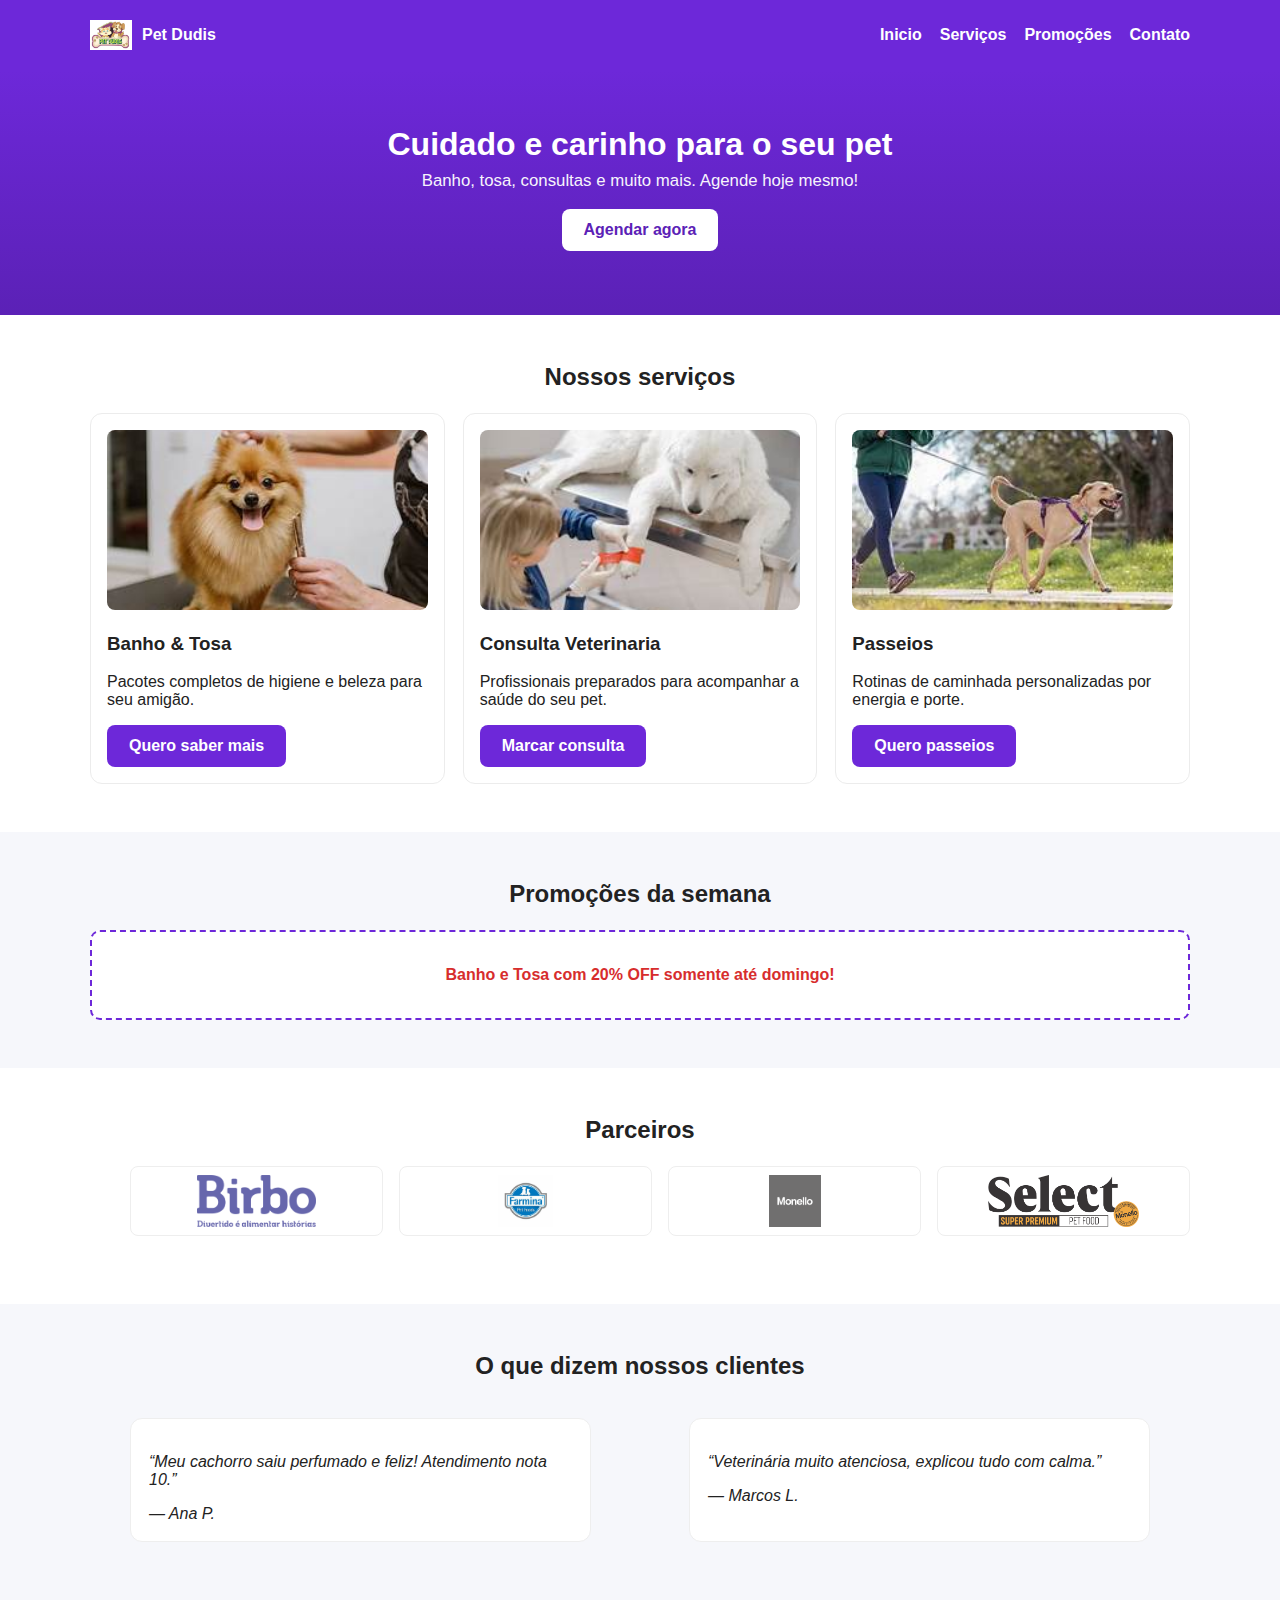
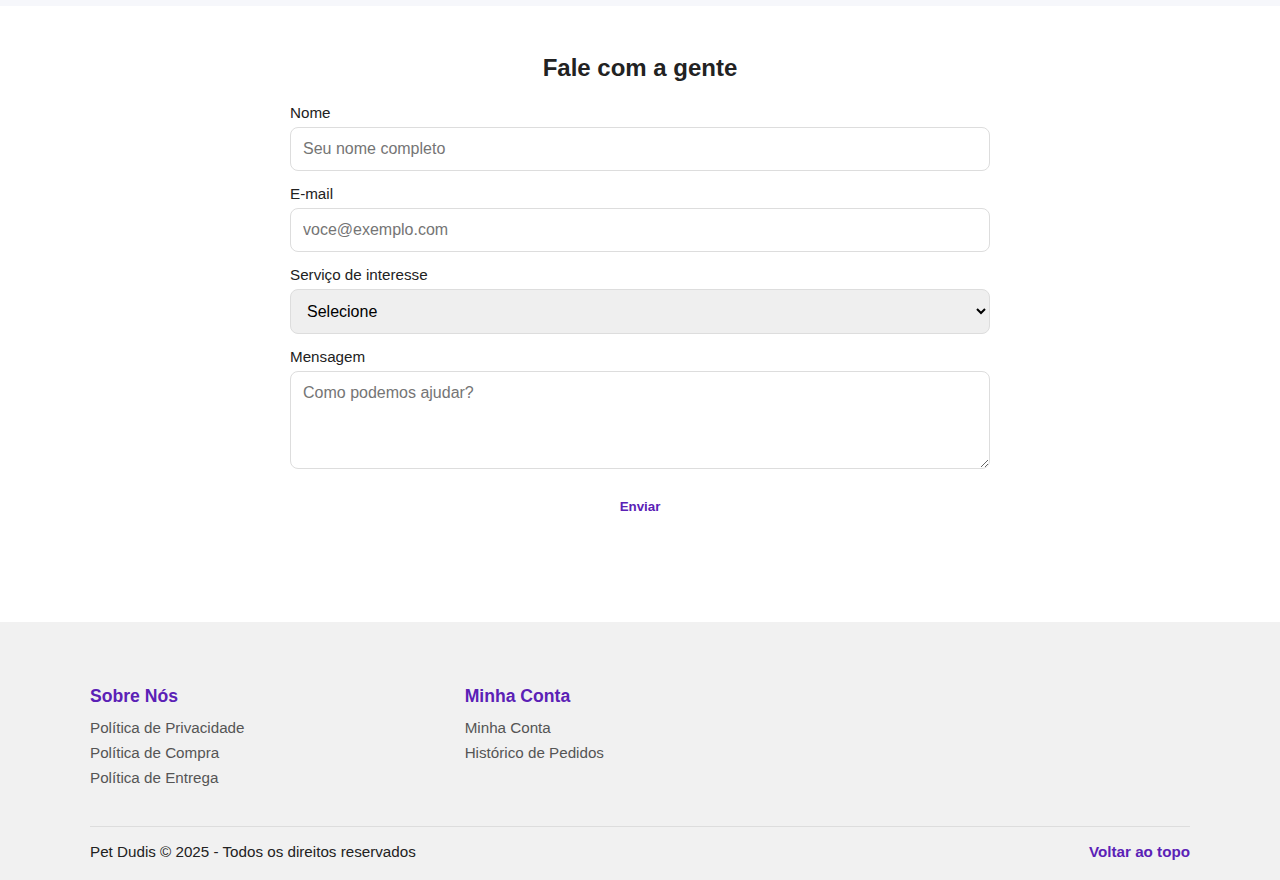
<file: Projetos/pet/index.html>
<!DOCTYPE html>
<html lang="pt-br">
<head>
  <meta charset="UTF-8">
  <title>Pet Dudiss</title>
  <meta name="viewport" content="width=device-width, initial-scale=1.0">
  <link rel="stylesheet" href="css/style.css">
</head>

<body>
  <header id="topo" class="topbar">
    <div class="container">
      <a class="logo" href="index.html">
        <img src="imagens/favicon.jpg" alt="Logo Pet Dudis">
        <span>Pet Dudis</span>
      </a>

      <nav class="menu">
        <ul>
          <li><a href="index.html">Inicio</a></li>
          <li><a href="#servicos">Serviços</a></li>
          <li><a href="#promocoes">Promoções</a></li>
          <li><a href="#contato">Contato</a></li>
        </ul>
      </nav>
    </div>
  </header>

  <section class="hero">
    <div class="container">
      <h1 class="hero__title">Cuidado e carinho para o seu pet</h1>
      <p class="hero__subtitle">Banho, tosa, consultas e muito mais. Agende hoje mesmo!</p>
      <a class="btn btn-primario" href="#contato">Agendar agora</a>
    </div>
  </section>

  <main>
    <section id="servicos" class="bloco">
      <div class="container">
        <h2 class="titulo-secao">Nossos serviços</h2>

        <div class="grid-3">
          <article class="card">
            <img src="imagens/OIP.jpg" alt="Banho e Tosa">
            <h3>Banho & Tosa</h3>
            <p>Pacotes completos de higiene e beleza para seu amigão.</p>
            <a class="btn btn-secundario" href="#contato">Quero saber mais</a>
          </article>

          <article class="card destaque">
            <img src="imagens/cachorrinho.jpg" alt="Consulta Veterinária">
            <h3>Consulta Veterinaria</h3>
            <p>Profissionais preparados para acompanhar a saúde do seu pet.</p>
            <a class="btn btn-secundario" href="#contato">Marcar consulta</a>
          </article>

          <article class="card">
            <img src="imagens/aaa.jpg" alt="Cão passeando com guia">
            <h3>Passeios</h3>
            <p>Rotinas de caminhada personalizadas por energia e porte.</p>
            <a class="btn btn-secundario" href="#contato">Quero passeios</a>
          </article>
        </div>
      </div>
    </section>

    <section id="promocoes" class="bloco bloco--cinza">
      <div class="container">
        <h2 class="titulo-secao">Promoções da semana</h2>

        <div class="banner-promocao">
          <p class="promocao">Banho e Tosa com 20% OFF somente até domingo!</p>
        </div>
      </div>
    </section>

    <section class="bloco">
      <div class="container">
        <h2 class="titulo-secao">Parceiros</h2>

        <ul class="logos" style="list-style: none;">
          <li><img src="imagens/birbo.png" alt="Birbo"></li>
          <li><img src="imagens/farmina.png" alt="Farmina"></li>
          <li><img src="imagens/monelo.png" alt="Monelo"></li>
          <li><img src="imagens/select.png" alt="Select"></li>
        </ul>
      </div>
    </section>

    <section id="depoimentos" class="bloco bloco--cinza">
      <div class="container">
        <h2 class="titulo-secao">O que dizem nossos clientes</h2>

        <div class="grid-2">
          <blockquote class="depoimento">
            <p>“Meu cachorro saiu perfumado e feliz! Atendimento nota 10.”</p>
            <footer>— Ana P.</footer>
          </blockquote>

          <blockquote class="depoimento">
            <p>“Veterinária muito atenciosa, explicou tudo com calma.”</p>
            <footer>— Marcos L.</footer>
          </blockquote>
        </div>
      </div>
    </section>

    <section id="contato" class="bloco">
      <div class="container">
        <h2 class="titulo-secao">Fale com a gente</h2>

        <form id="form-contato" class="formulario" action="/enviar" method="post">
          <div class="campo">
            <label for="nome">Nome</label>
            <input type="text" id="nome" name="nome" placeholder="Seu nome completo">
          </div>

          <div class="campo">
            <label for="email">E-mail</label>
            <input type="email" id="email" name="email" placeholder="voce@exemplo.com" required>
          </div>

          <div class="campo">
            <label for="servico">Serviço de interesse</label>
            <select id="servico" name="servico">
              <option value="">Selecione</option>
              <option value="banho">Banho & Tosa</option>
              <option value="consulta">Consulta Veterinária</option>
              <option value="passeio">Passeios</option>
            </select>
          </div>

          <div class="campo">
            <label for="mensagem">Mensagem</label>
            <textarea id="mensagem" name="mensagem" rows="4" placeholder="Como podemos ajudar?"></textarea>
          </div>

          <button type="submit" class="btn btn-primario" style="padding: 12px 22px">Enviar</button>
        </form>
      </div>
    </section>
  </main>

  <footer class="rodape">
    <div class="container">
      <div class="rodape__colunas">
        <!-- Coluna 1: Sobre Nós -->
           <div class="rodape__coluna">
          <h4>Sobre Nós</h4>
          <ul>
            <li><a href="politica_de_privacidade.html">Política de Privacidade</a></li>
            <li><a href="politica_de_compra.html">Política de Compra</a></li>
            <li><a href="politica_de_entrega.html">Política de Entrega</a></li>
          </ul>
        </div>

        <!-- Coluna 3: Minha Conta -->
        <div class="rodape__coluna">
          <h4>Minha Conta</h4>
          <ul>
            <li><a href="minha_conta.html">Minha Conta</a></li>
            <li><a href="#">Histórico de Pedidos</a></li>
          </ul>
        </div>
      </div>

      <div class="rodape__info">
        <p>Pet Dudis © 2025 - Todos os direitos reservados</p>
        <nav>
          <a href="#topo" class="link-rodape">Voltar ao topo</a>
        </nav>
      </div>
    </div>
  </footer>
</body>
</html>
</file>
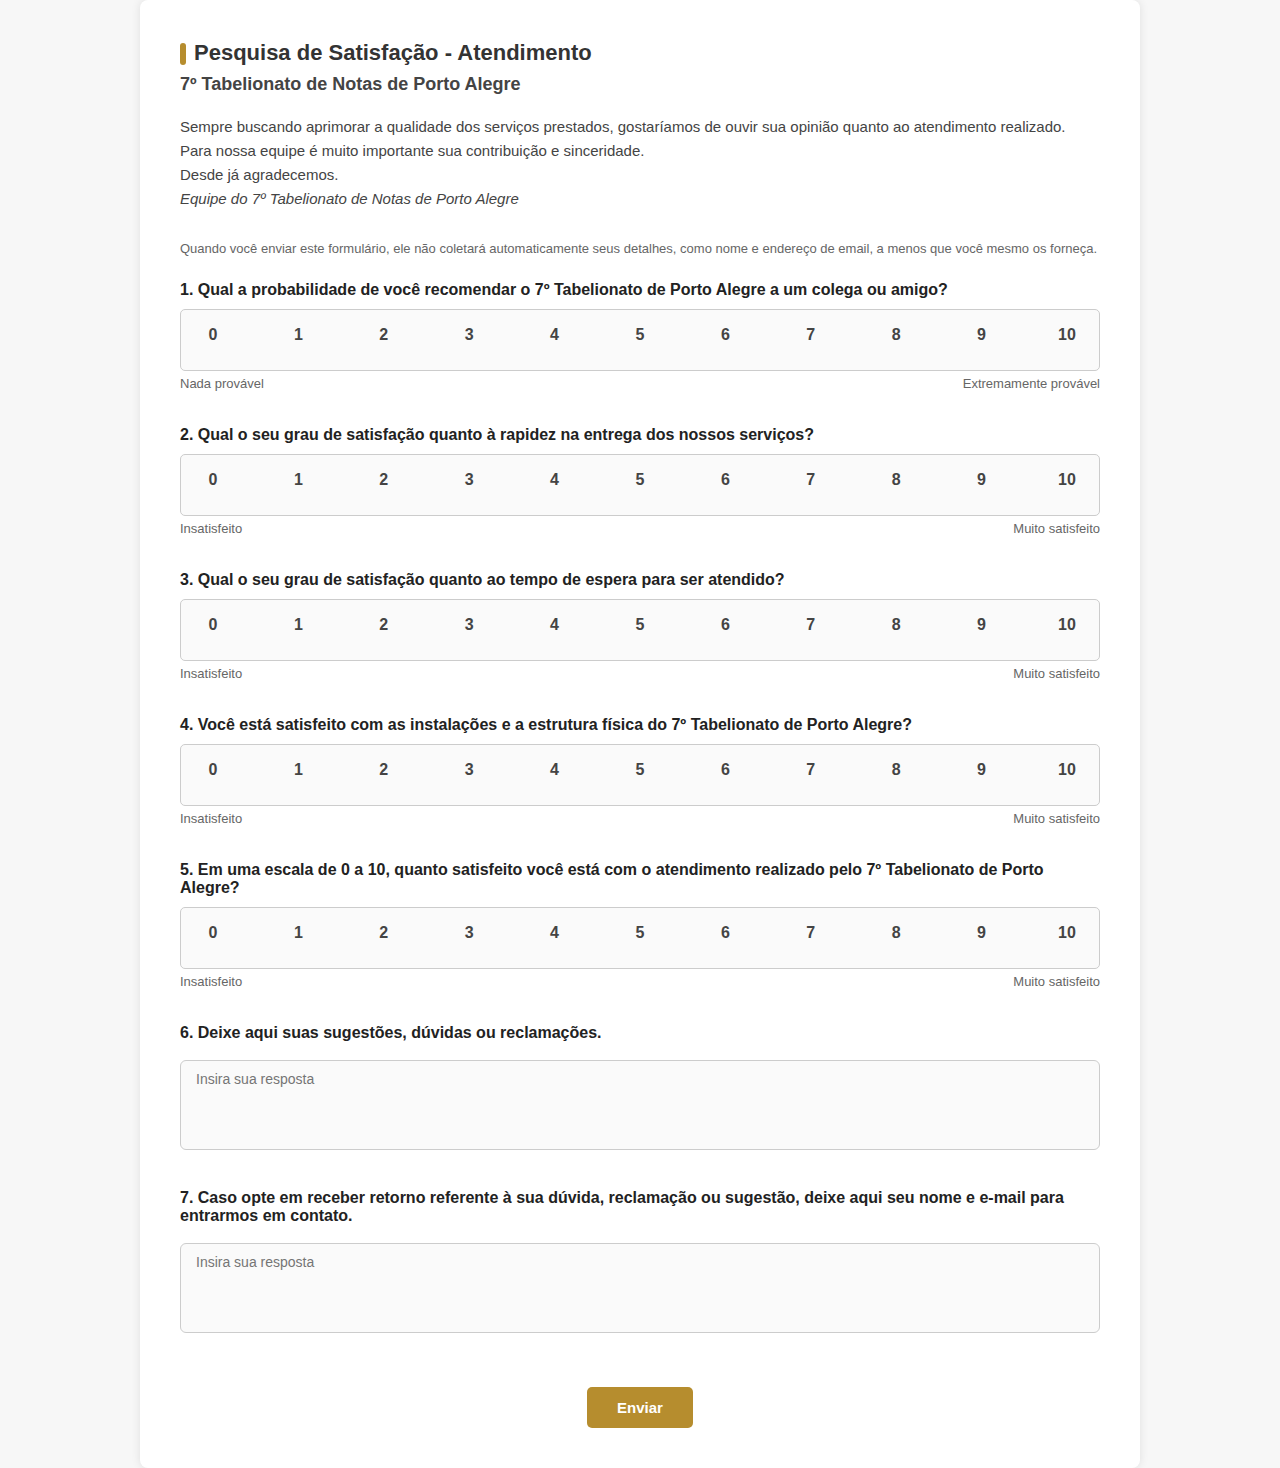
<file: Projetos/testes/index.html>
<!DOCTYPE html>
<html lang="pt-BR">
<head>
    <meta charset="UTF-8">
    <meta name="viewport" content="width=device-width, initial-scale=1.0">
    <title>Pesquisa de Satisfação - Atendimento</title>
    <link rel="stylesheet" href="style.css">
</head>
<body>
    <div class="container">
        <h2><span class="barra"></span>Pesquisa de Satisfação - Atendimento</h2>
        <h3>7º Tabelionato de Notas de Porto Alegre</h3>

        <p class="descricao">
            Sempre buscando aprimorar a qualidade dos serviços prestados, gostaríamos de ouvir sua opinião quanto ao atendimento realizado.
            Para nossa equipe é muito importante sua contribuição e sinceridade.<br>
            Desde já agradecemos.<br>
            <em>Equipe do 7º Tabelionato de Notas de Porto Alegre</em>
        </p>

        <form>
            <p class="aviso">
                Quando você enviar este formulário, ele não coletará automaticamente seus detalhes, como nome e endereço de email,
                a menos que você mesmo os forneça.
            </p>

            <!-- Pergunta 1 -->
            <div class="pergunta">
                <label>1. Qual a probabilidade de você recomendar o 7º Tabelionato de Porto Alegre a um colega ou amigo?</label>
                <div class="escala">
                    <div class="numeros">
                        <label class="numero">
                            <input type="radio" name="pergunta1" value="0">
                            <span>0</span>
                        </label>
                        <label class="numero">
                            <input type="radio" name="pergunta1" value="1">
                            <span>1</span>
                        </label>
                        <label class="numero">
                            <input type="radio" name="pergunta1" value="2">
                            <span>2</span>
                        </label>
                        <label class="numero">
                            <input type="radio" name="pergunta1" value="3">
                            <span>3</span>
                        </label>
                        <label class="numero">
                            <input type="radio" name="pergunta1" value="4">
                            <span>4</span>
                        </label>
                        <label class="numero">
                            <input type="radio" name="pergunta1" value="5">
                            <span>5</span>
                        </label>
                        <label class="numero">
                            <input type="radio" name="pergunta1" value="6">
                            <span>6</span>
                        </label>
                        <label class="numero">
                            <input type="radio" name="pergunta1" value="7">
                            <span>7</span>
                        </label>
                        <label class="numero">
                            <input type="radio" name="pergunta1" value="8">
                            <span>8</span>
                        </label>
                        <label class="numero">
                            <input type="radio" name="pergunta1" value="9">
                            <span>9</span>
                        </label>
                        <label class="numero">
                            <input type="radio" name="pergunta1" value="10">
                            <span>10</span>
                        </label>
                    </div>
                    <div class="legenda">
                        <span>Nada provável</span>
                        <span>Extremamente provável</span>
                    </div>
                </div>
            </div>

            <!-- Pergunta 2 -->
            <div class="pergunta">
                <label>2. Qual o seu grau de satisfação quanto à rapidez na entrega dos nossos serviços?</label>
                <div class="escala">
                    <div class="numeros">
                        <label class="numero">
                            <input type="radio" name="pergunta2" value="0">
                            <span>0</span>
                        </label>
                        <label class="numero">
                            <input type="radio" name="pergunta2" value="1">
                            <span>1</span>
                        </label>
                        <label class="numero">
                            <input type="radio" name="pergunta2" value="2">
                            <span>2</span>
                        </label>
                        <label class="numero">
                            <input type="radio" name="pergunta2" value="3">
                            <span>3</span>
                        </label>
                        <label class="numero">
                            <input type="radio" name="pergunta2" value="4">
                            <span>4</span>
                        </label>
                        <label class="numero">
                            <input type="radio" name="pergunta2" value="5">
                            <span>5</span>
                        </label>
                        <label class="numero">
                            <input type="radio" name="pergunta2" value="6">
                            <span>6</span>
                        </label>
                        <label class="numero">
                            <input type="radio" name="pergunta2" value="7">
                            <span>7</span>
                        </label>
                        <label class="numero">
                            <input type="radio" name="pergunta2" value="8">
                            <span>8</span>
                        </label>
                        <label class="numero">
                            <input type="radio" name="pergunta2" value="9">
                            <span>9</span>
                        </label>
                        <label class="numero">
                            <input type="radio" name="pergunta2" value="10">
                            <span>10</span>
                        </label>
                    </div>
                    <div class="legenda">
                        <span>Insatisfeito</span>
                        <span>Muito satisfeito</span>
                    </div>
                </div>
            </div>

            <!-- Pergunta 3 -->
            <div class="pergunta">
                <label>3. Qual o seu grau de satisfação quanto ao tempo de espera para ser atendido?</label>
                <div class="escala">
                    <div class="numeros">
                        <label class="numero">
                            <input type="radio" name="pergunta3" value="0">
                            <span>0</span>
                        </label>
                        <label class="numero">
                            <input type="radio" name="pergunta3" value="1">
                            <span>1</span>
                        </label>
                        <label class="numero">
                            <input type="radio" name="pergunta3" value="2">
                            <span>2</span>
                        </label>
                        <label class="numero">
                            <input type="radio" name="pergunta3" value="3">
                            <span>3</span>
                        </label>
                        <label class="numero">
                            <input type="radio" name="pergunta3" value="4">
                            <span>4</span>
                        </label>
                        <label class="numero">
                            <input type="radio" name="pergunta3" value="5">
                            <span>5</span>
                        </label>
                        <label class="numero">
                            <input type="radio" name="pergunta3" value="6">
                            <span>6</span>
                        </label>
                        <label class="numero">
                            <input type="radio" name="pergunta3" value="7">
                            <span>7</span>
                        </label>
                        <label class="numero">
                            <input type="radio" name="pergunta3" value="8">
                            <span>8</span>
                        </label>
                        <label class="numero">
                            <input type="radio" name="pergunta3" value="9">
                            <span>9</span>
                        </label>
                        <label class="numero">
                            <input type="radio" name="pergunta3" value="10">
                            <span>10</span>
                        </label>
                    </div>
                    <div class="legenda">
                        <span>Insatisfeito</span>
                        <span>Muito satisfeito</span>
                    </div>
                </div>
            </div>

            <!-- Pergunta 4 -->
            <div class="pergunta">
                <label>4. Você está satisfeito com as instalações e a estrutura física do 7º Tabelionato de Porto Alegre?</label>
                <div class="escala">
                    <div class="numeros">
                        <label class="numero">
                            <input type="radio" name="pergunta4" value="0">
                            <span>0</span>
                        </label>
                        <label class="numero">
                            <input type="radio" name="pergunta4" value="1">
                            <span>1</span>
                        </label>
                        <label class="numero">
                            <input type="radio" name="pergunta4" value="2">
                            <span>2</span>
                        </label>
                        <label class="numero">
                            <input type="radio" name="pergunta4" value="3">
                            <span>3</span>
                        </label>
                        <label class="numero">
                            <input type="radio" name="pergunta4" value="4">
                            <span>4</span>
                        </label>
                        <label class="numero">
                            <input type="radio" name="pergunta4" value="5">
                            <span>5</span>
                        </label>
                        <label class="numero">
                            <input type="radio" name="pergunta4" value="6">
                            <span>6</span>
                        </label>
                        <label class="numero">
                            <input type="radio" name="pergunta4" value="7">
                            <span>7</span>
                        </label>
                        <label class="numero">
                            <input type="radio" name="pergunta4" value="8">
                            <span>8</span>
                        </label>
                        <label class="numero">
                            <input type="radio" name="pergunta4" value="9">
                            <span>9</span>
                        </label>
                        <label class="numero">
                            <input type="radio" name="pergunta4" value="10">
                            <span>10</span>
                        </label>
                    </div>
                    <div class="legenda">
                        <span>Insatisfeito</span>
                        <span>Muito satisfeito</span>
                    </div>
                </div>
            </div>
        </form>

    <!-- PERGUNTA 5 -->
            <div class="pergunta">
                <label>5. Em uma escala de 0 a 10, quanto satisfeito você está com o atendimento realizado pelo 7º Tabelionato de Porto Alegre?</label>
                <div class="escala">
                    <div class="numeros">
                        <label class="numero"><input type="radio" name="pergunta5" value="0"><span>0</span></label>
                        <label class="numero"><input type="radio" name="pergunta5" value="1"><span>1</span></label>
                        <label class="numero"><input type="radio" name="pergunta5" value="2"><span>2</span></label>
                        <label class="numero"><input type="radio" name="pergunta5" value="3"><span>3</span></label>
                        <label class="numero"><input type="radio" name="pergunta5" value="4"><span>4</span></label>
                        <label class="numero"><input type="radio" name="pergunta5" value="5"><span>5</span></label>
                        <label class="numero"><input type="radio" name="pergunta5" value="6"><span>6</span></label>
                        <label class="numero"><input type="radio" name="pergunta5" value="7"><span>7</span></label>
                        <label class="numero"><input type="radio" name="pergunta5" value="8"><span>8</span></label>
                        <label class="numero"><input type="radio" name="pergunta5" value="9"><span>9</span></label>
                        <label class="numero"><input type="radio" name="pergunta5" value="10"><span>10</span></label>
                    </div>
                    <div class="legenda">
                        <span>Insatisfeito</span>
                        <span>Muito satisfeito</span>
                    </div>
                </div>
            </div>

            <!-- PERGUNTA 6 -->
            <div class="pergunta">
                <label>6. Deixe aqui suas sugestões, dúvidas ou reclamações.</label>
                <textarea name="pergunta6" rows="4" placeholder="Insira sua resposta"></textarea>
            </div>

            <!-- PERGUNTA 7 -->
            <div class="pergunta">
                <label>7. Caso opte em receber retorno referente à sua dúvida, reclamação ou sugestão, deixe aqui seu nome e e-mail para entrarmos em contato.</label>
                <textarea name="pergunta7" rows="4" placeholder="Insira sua resposta"></textarea>
            </div>

            <button type="submit" class="botao-enviar">Enviar</button>
        </form>
    </div>
    </div>
</body>
</html>
</file>
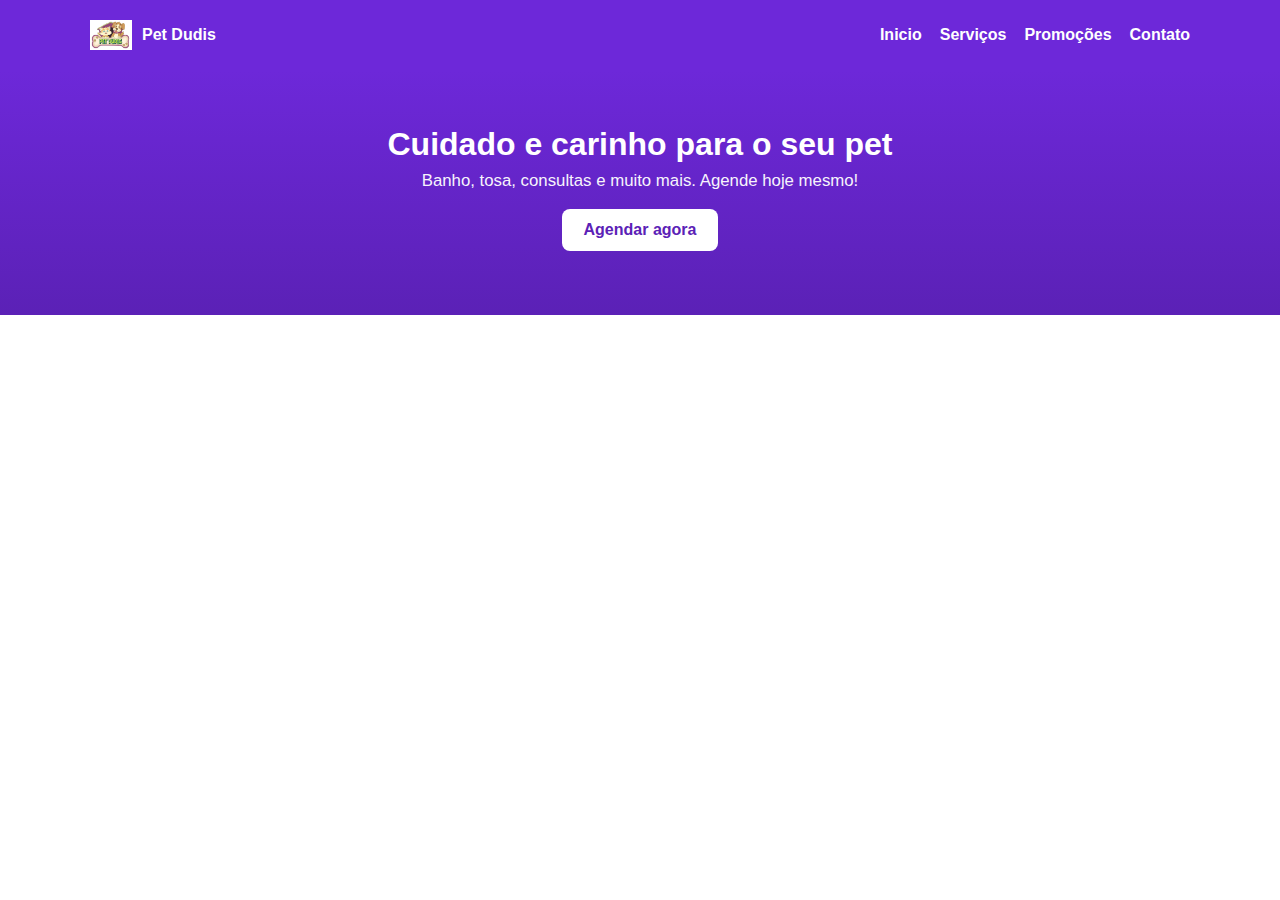
<file: Projetos/pet/minha_conta.html>
<!DOCTYPE html>
<html lang="en">
<head>
    <meta charset="UTF-8">
    <meta name="viewport" content="width=device-width, initial-scale=1.0">
    <title>Minha Conta</title>
    <link rel="stylesheet" href="css/style.css">
</head>
<body>
      <header id="topo" class="topbar">
    <div class="container">
      <a class="logo" href="index.html">
        <img src="imagens/favicon.jpg" alt="Logo Pet Dudis">
        <span>Pet Dudis</span>
      </a>

      <nav class="menu">
        <ul>
          <li><a href="index.html">Inicio</a></li>
          <li><a href="#servicos">Serviços</a></li>
          <li><a href="#promocoes">Promoções</a></li>
          <li><a href="#contato">Contato</a></li>
        </ul>
      </nav>
    </div>
  </header>

  <section class="hero">
    <div class="container">
      <h1 class="hero__title">Cuidado e carinho para o seu pet</h1>
      <p class="hero__subtitle">Banho, tosa, consultas e muito mais. Agende hoje mesmo!</p>
      <a class="btn btn-primario" href="#contato">Agendar agora</a>
    </div>
  </section>

</body>
</html>
</file>
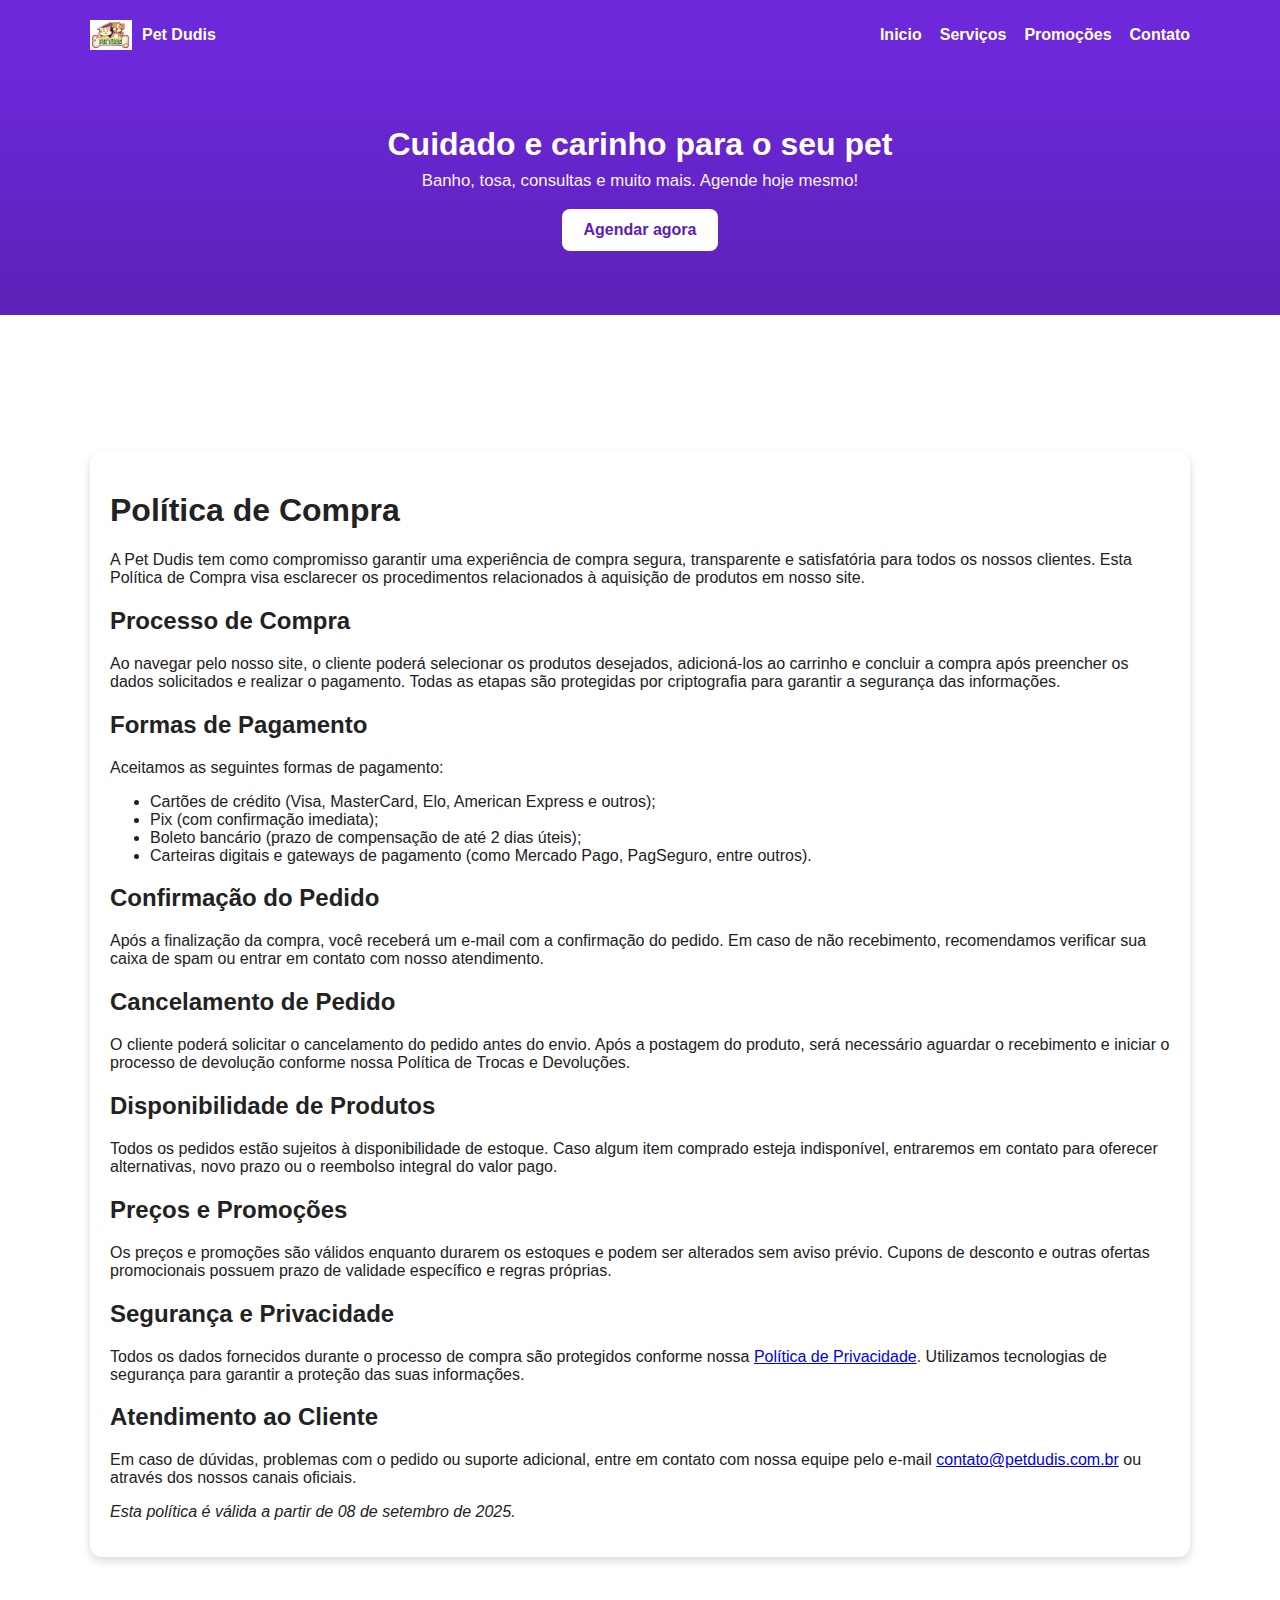
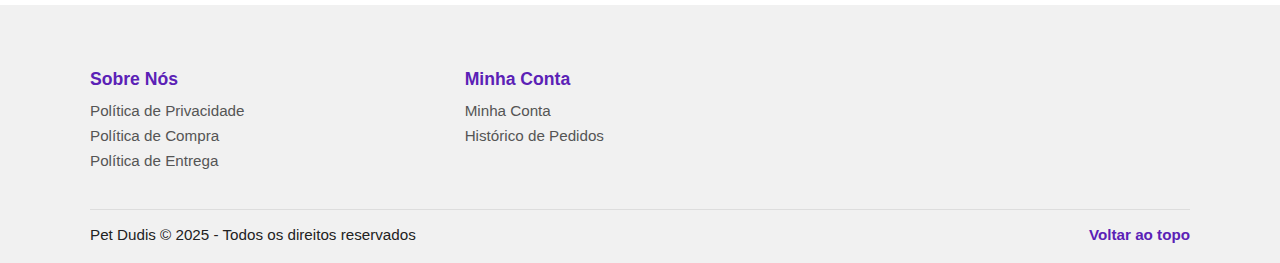
<file: Projetos/pet/politica_de_compra.html>
<!DOCTYPE html>
<html lang="pt-br">
  <head>
    <meta charset="UTF-8">
    <title>Política de Compra</title>
    <meta name="viewport" content="width=device-width, initial-scale=1.0">
    <link rel="stylesheet" href="css/style.css">
  </head>

  <body>
    <header id="topo" class="topbar">
      <div class="container">
        <a class="logo" href="index.html">
          <img src="imagens/favicon.jpg" alt="Logo Pet Dudis">
          <span>Pet Dudis</span>
        </a>

        <nav class="menu">
          <ul>
            <li><a href="index.html">Inicio</a></li>
            <li><a href="#servicos">Serviços</a></li>
            <li><a href="#promocoes">Promoções</a></li>
            <li><a href="#contato">Contato</a></li>
          </ul>
        </nav>
      </div>
    </header>

    <section class="hero">
      <div class="container">
        <h1 class="hero__title">Cuidado e carinho para o seu pet</h1>
        <p class="hero__subtitle">Banho, tosa, consultas e muito mais. Agende hoje mesmo!</p>
        <a class="btn btn-primario" href="#contato">Agendar agora</a>
      </div>
    </section>

    <main>
      <section id="servicos" class="bloco">
      </section>
    </main>

    <div class="politica_de_privacidade_container">
      <h1>Política de Compra</h1>

      <p>
        A Pet Dudis tem como compromisso garantir uma experiência de compra segura, transparente e satisfatória para todos os nossos clientes. Esta Política de Compra visa esclarecer os procedimentos relacionados à aquisição de produtos em nosso site.
      </p>

      <h2>Processo de Compra</h2>
      <p>
        Ao navegar pelo nosso site, o cliente poderá selecionar os produtos desejados, adicioná-los ao carrinho e concluir a compra após preencher os dados solicitados e realizar o pagamento. Todas as etapas são protegidas por criptografia para garantir a segurança das informações.
      </p>

      <h2>Formas de Pagamento</h2>
      <p>Aceitamos as seguintes formas de pagamento:</p>
      <ul>
        <li>Cartões de crédito (Visa, MasterCard, Elo, American Express e outros);</li>
        <li>Pix (com confirmação imediata);</li>
        <li>Boleto bancário (prazo de compensação de até 2 dias úteis);</li>
        <li>Carteiras digitais e gateways de pagamento (como Mercado Pago, PagSeguro, entre outros).</li>
      </ul>

      <h2>Confirmação do Pedido</h2>
      <p>
        Após a finalização da compra, você receberá um e-mail com a confirmação do pedido. Em caso de não recebimento, recomendamos verificar sua caixa de spam ou entrar em contato com nosso atendimento.
      </p>

      <h2>Cancelamento de Pedido</h2>
      <p>
        O cliente poderá solicitar o cancelamento do pedido antes do envio. Após a postagem do produto, será necessário aguardar o recebimento e iniciar o processo de devolução conforme nossa Política de Trocas e Devoluções.
      </p>

      <h2>Disponibilidade de Produtos</h2>
      <p>
        Todos os pedidos estão sujeitos à disponibilidade de estoque. Caso algum item comprado esteja indisponível, entraremos em contato para oferecer alternativas, novo prazo ou o reembolso integral do valor pago.
      </p>

      <h2>Preços e Promoções</h2>
      <p>
        Os preços e promoções são válidos enquanto durarem os estoques e podem ser alterados sem aviso prévio. Cupons de desconto e outras ofertas promocionais possuem prazo de validade específico e regras próprias.
      </p>

      <h2>Segurança e Privacidade</h2>
      <p>
        Todos os dados fornecidos durante o processo de compra são protegidos conforme nossa 
        <a href="politica_de_privacidade.html">Política de Privacidade</a>. Utilizamos tecnologias de segurança para garantir a proteção das suas informações.
      </p>

      <h2>Atendimento ao Cliente</h2>
      <p>
        Em caso de dúvidas, problemas com o pedido ou suporte adicional, entre em contato com nossa equipe pelo e-mail 
        <a href="mailto:contato@petdudis.com.br">contato@petdudis.com.br</a> ou através dos nossos canais oficiais.
      </p>

      <p><em>Esta política é válida a partir de 08 de setembro de 2025.</em></p>
    </div>

    <footer class="rodape">
      <div class="container">
        <div class="rodape__colunas">
          <!-- Coluna 1: Sobre Nós -->
          <div class="rodape__coluna">
            <h4>Sobre Nós</h4>
            <ul>
              <li><a href="politica_de_privacidade.html">Política de Privacidade</a></li>
              <li><a href="politica_de_compra.html">Política de Compra</a></li>
              <li><a href="politica_de_entrega.html">Política de Entrega</a></li>
            </ul>
          </div>

          <!-- Coluna 3: Minha Conta -->
          <div class="rodape__coluna">
            <h4>Minha Conta</h4>
            <ul>
              <li><a href="minha_conta.html">Minha Conta</a></li>
              <li><a href="#">Histórico de Pedidos</a></li>
            </ul>
          </div>
        </div>

        <div class="rodape__info">
          <p>Pet Dudis © 2025 - Todos os direitos reservados</p>
          <nav>
            <a href="#topo" class="link-rodape">Voltar ao topo</a>
          </nav>
        </div>
      </div>
    </footer>
  </body>
</html>
</file>
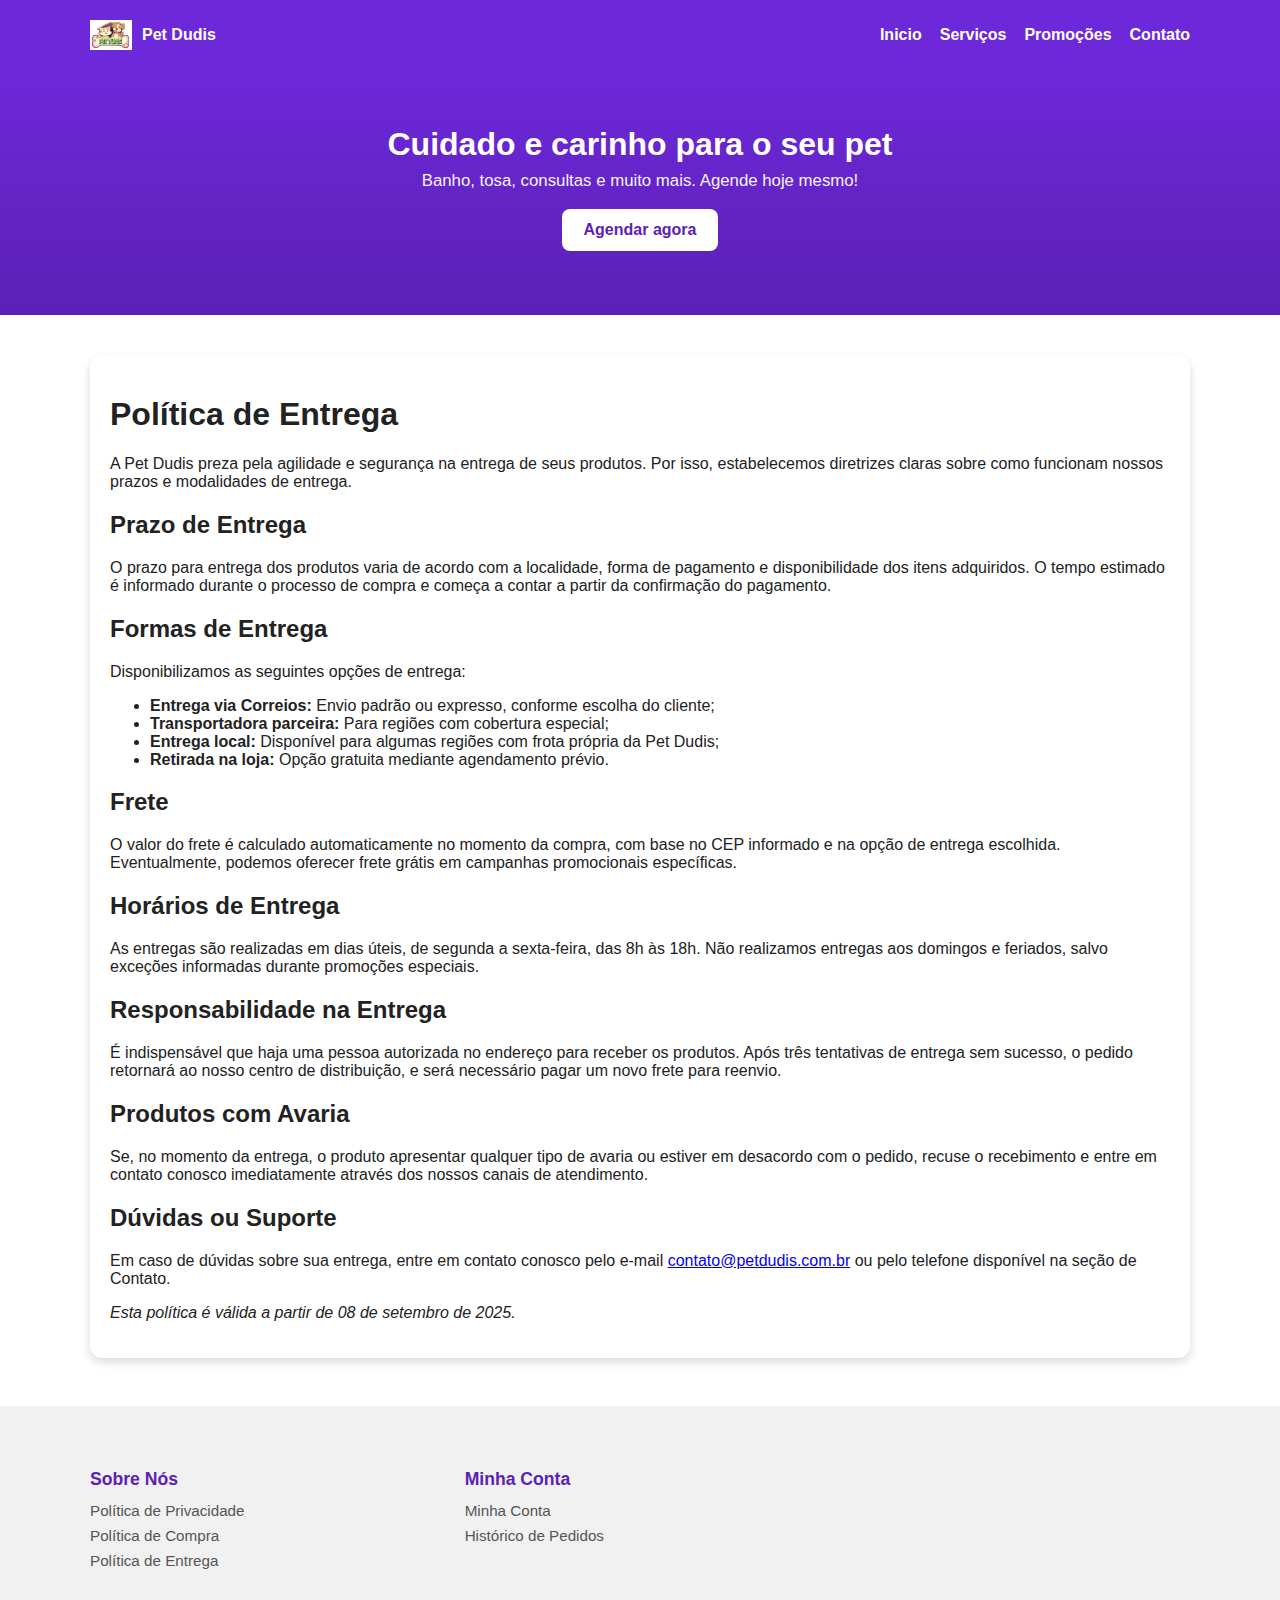
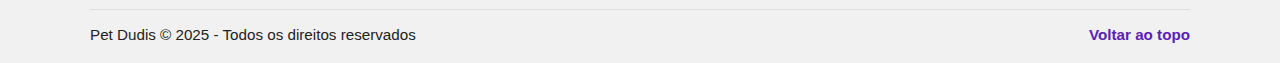
<file: Projetos/pet/politica_de_entrega.html>
<!DOCTYPE html>
<html lang="en">
<head>
 <meta charset="UTF-8">
 <meta name="viewport" content="width=device-width, initial-scale=1.0">
 <title>Política de Entrega</title>
 <link rel="stylesheet" href="css/style.css">
</head>
<body>
 <header id="topo" class="topbar">
  <div class="container">
   <a class="logo" href="index.html">
    <img src="imagens/favicon.jpg" alt="Logo Pet Dudis">
    <span>Pet Dudis</span>
   </a>
   <nav class="menu">
    <ul>
     <li><a href="index.html">Inicio</a></li>
     <li><a href="#servicos">Serviços</a></li>
     <li><a href="#promocoes">Promoções</a></li>
     <li><a href="#contato">Contato</a></li>
    </ul>
   </nav>
  </div>
 </header>

 <section class="hero">
  <div class="container">
   <h1 class="hero__title">Cuidado e carinho para o seu pet</h1>
   <p class="hero__subtitle">Banho, tosa, consultas e muito mais. Agende hoje mesmo!</p>
   <a class="btn btn-primario" href="#contato">Agendar agora</a>
  </div>
 </section>

 <div class="politica_de_privacidade_container">
  <h1>Política de Entrega</h1>

  <p>
   A Pet Dudis preza pela agilidade e segurança na entrega de seus produtos. Por isso, estabelecemos diretrizes claras sobre como funcionam nossos prazos e modalidades de entrega.
  </p>

  <h2>Prazo de Entrega</h2>
  <p>
   O prazo para entrega dos produtos varia de acordo com a localidade, forma de pagamento e disponibilidade dos itens adquiridos. O tempo estimado é informado durante o processo de compra e começa a contar a partir da confirmação do pagamento.
  </p>

  <h2>Formas de Entrega</h2>
  <p>Disponibilizamos as seguintes opções de entrega:</p>
  <ul>
   <li><strong>Entrega via Correios:</strong> Envio padrão ou expresso, conforme escolha do cliente;</li>
   <li><strong>Transportadora parceira:</strong> Para regiões com cobertura especial;</li>
   <li><strong>Entrega local:</strong> Disponível para algumas regiões com frota própria da Pet Dudis;</li>
   <li><strong>Retirada na loja:</strong> Opção gratuita mediante agendamento prévio.</li>
  </ul>

  <h2>Frete</h2>
  <p>
   O valor do frete é calculado automaticamente no momento da compra, com base no CEP informado e na opção de entrega escolhida. Eventualmente, podemos oferecer frete grátis em campanhas promocionais específicas.
  </p>

  <h2>Horários de Entrega</h2>
  <p>
   As entregas são realizadas em dias úteis, de segunda a sexta-feira, das 8h às 18h. Não realizamos entregas aos domingos e feriados, salvo exceções informadas durante promoções especiais.
  </p>

  <h2>Responsabilidade na Entrega</h2>
  <p>
   É indispensável que haja uma pessoa autorizada no endereço para receber os produtos. Após três tentativas de entrega sem sucesso, o pedido retornará ao nosso centro de distribuição, e será necessário pagar um novo frete para reenvio.
  </p>

  <h2>Produtos com Avaria</h2>
  <p>
   Se, no momento da entrega, o produto apresentar qualquer tipo de avaria ou estiver em desacordo com o pedido, recuse o recebimento e entre em contato conosco imediatamente através dos nossos canais de atendimento.
  </p>

  <h2>Dúvidas ou Suporte</h2>
  <p>
   Em caso de dúvidas sobre sua entrega, entre em contato conosco pelo e-mail
   <a href="mailto:contato@petdudis.com.br">contato@petdudis.com.br</a> ou pelo telefone disponível na seção de Contato.
  </p>

  <p><em>Esta política é válida a partir de 08 de setembro de 2025.</em></p>
 </div>

 <footer class="rodape">
  <div class="container">
   <div class="rodape__colunas">
    <!-- Coluna 1: Sobre Nós -->
    <div class="rodape__coluna">
     <h4>Sobre Nós</h4>
     <ul>
      <li><a href="politica_de_privacidade.html">Política de Privacidade</a></li>
      <li><a href="politica_de_compra.html">Política de Compra</a></li>
      <li><a href="politica_de_entrega.html">Política de Entrega</a></li>
     </ul>
    </div>

    <!-- Coluna 3: Minha Conta -->
    <div class="rodape__coluna">
     <h4>Minha Conta</h4>
     <ul>
      <li><a href="minha_conta.html">Minha Conta</a></li>
      <li><a href="#">Histórico de Pedidos</a></li>
     </ul>
    </div>
   </div>

   <div class="rodape__info">
    <p>Pet Dudis © 2025 - Todos os direitos reservados</p>
    <nav>
     <a href="#topo" class="link-rodape">Voltar ao topo</a>
    </nav>
   </div>
  </div>
 </footer>
</body>
</html>
</file>
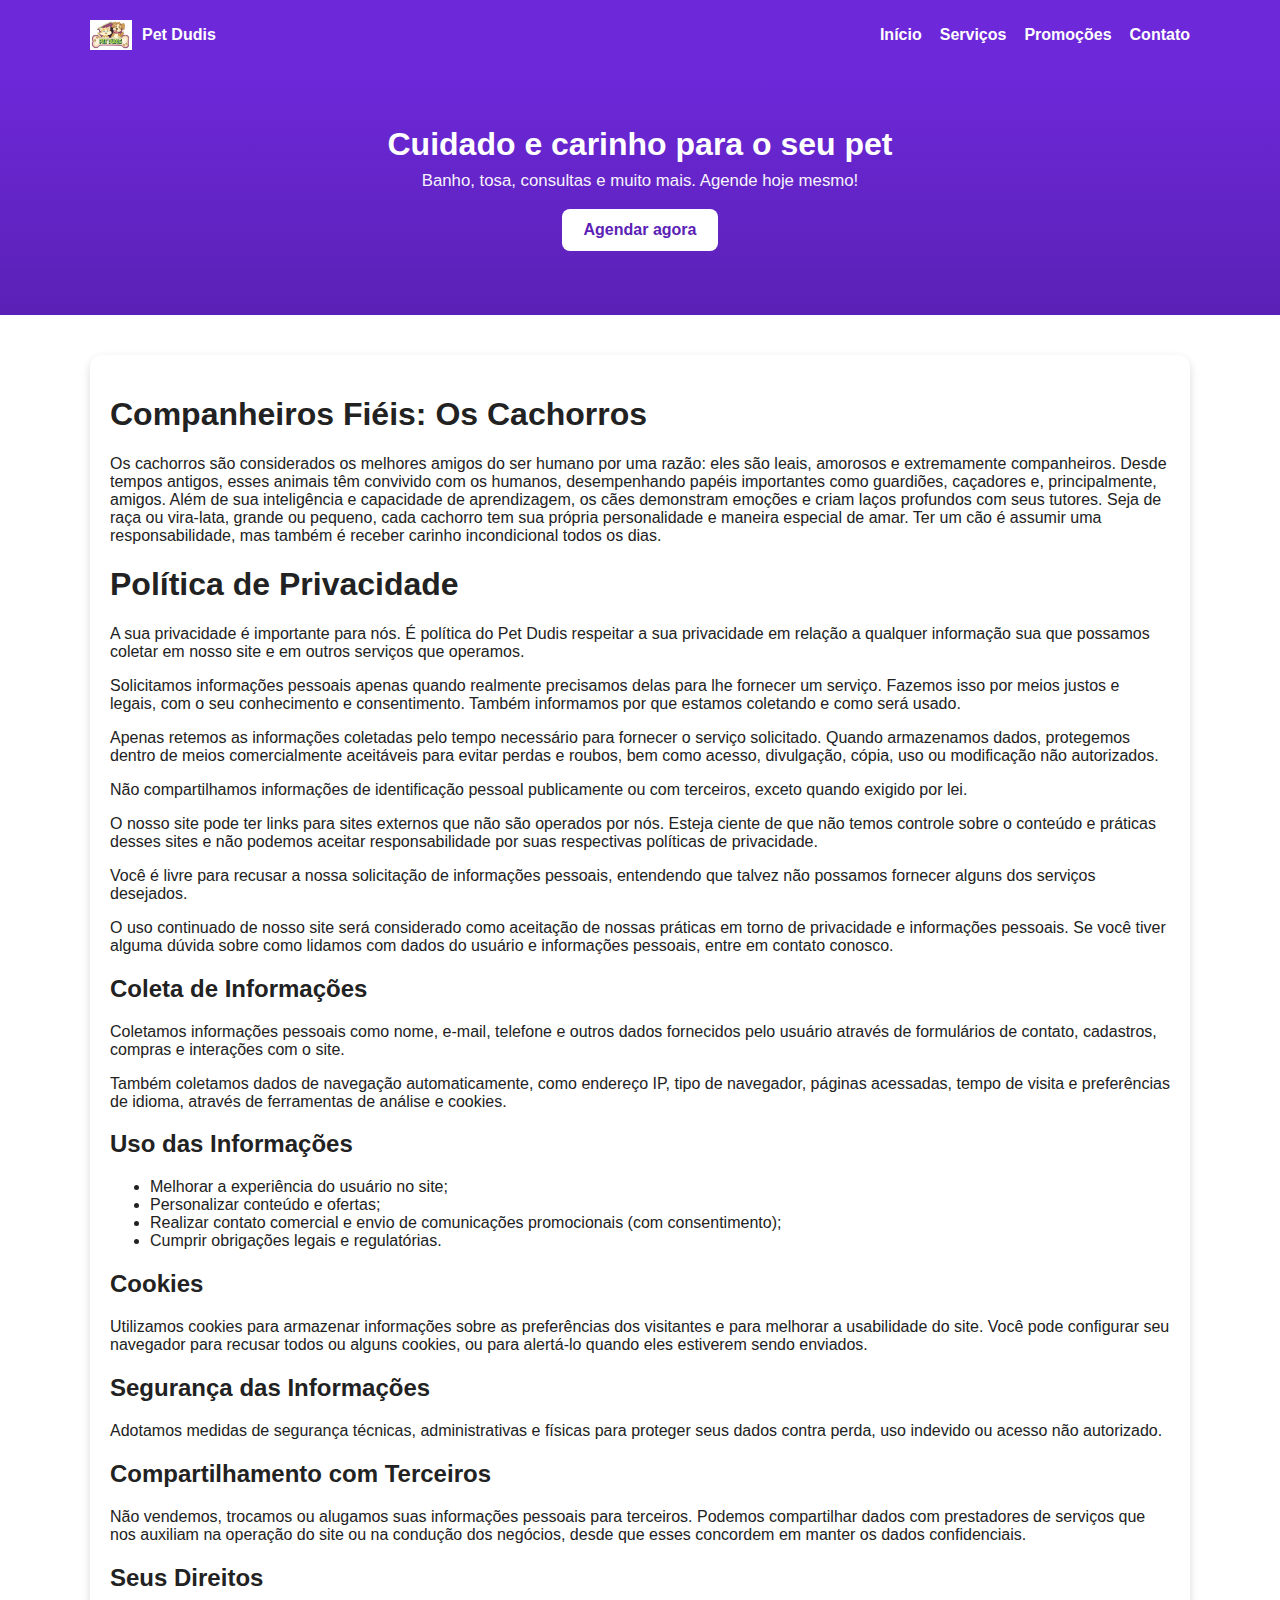
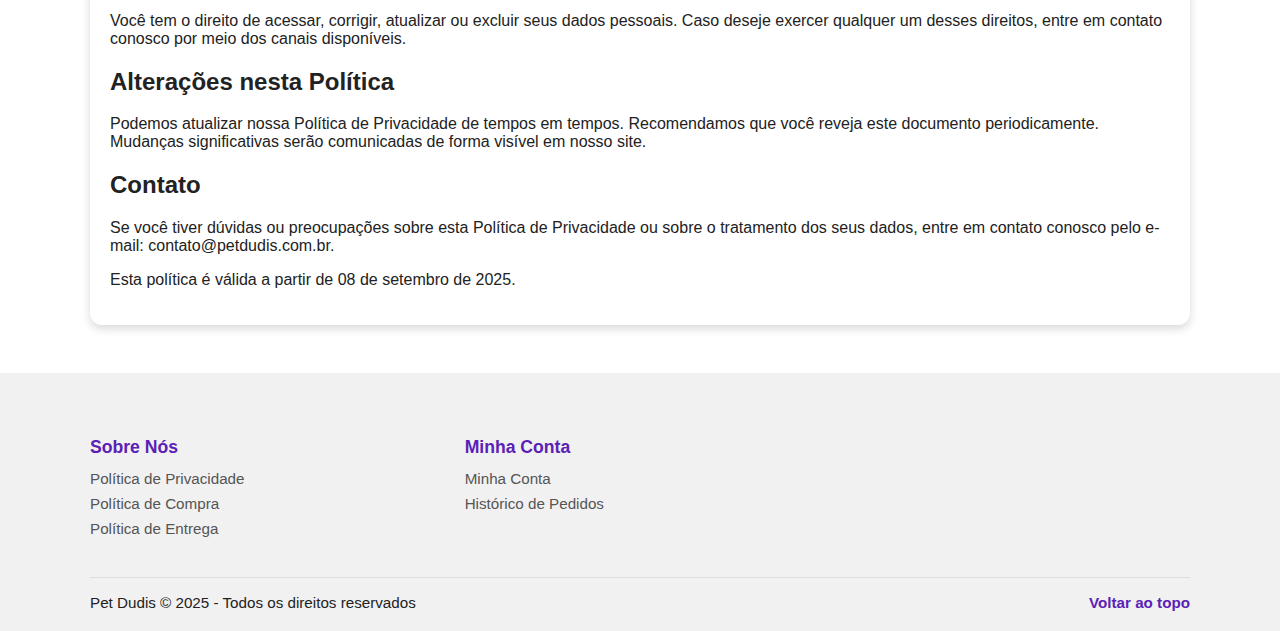
<file: Projetos/pet/politica_de_privacidade.html>
<!DOCTYPE html>
<html lang="pt-br">
  <head>
    <meta charset="UTF-8" />
    <title>Política de Privacidade</title>
    <meta name="viewport" content="width=device-width, initial-scale=1.0" />
    <link rel="stylesheet" href="css/style.css" />
  </head>
  <body>
    <header id="topo" class="topbar">
      <div class="container">
        <a class="logo" href="index.html">
          <img src="imagens/favicon.jpg" alt="Logo Pet Dudis" />
          <span>Pet Dudis</span>
        </a>

        <nav class="menu">
          <ul>
            <li><a href="index.html">Início</a></li>
            <li><a href="#servicos">Serviços</a></li>
            <li><a href="#promocoes">Promoções</a></li>
            <li><a href="#contato">Contato</a></li>
          </ul>
        </nav>
      </div>
    </header>

    <section class="hero">
      <div class="container">
        <h1 class="hero__title">Cuidado e carinho para o seu pet</h1>
        <p class="hero__subtitle">Banho, tosa, consultas e muito mais. Agende hoje mesmo!</p>
        <a class="btn btn-primario" href="#contato">Agendar agora</a>
      </div>
    </section>

    <div class="politica_de_privacidade_container">
      <h1>Companheiros Fiéis: Os Cachorros</h1>
      <p>
        Os cachorros são considerados os melhores amigos do ser humano por uma razão: eles são leais, amorosos e extremamente companheiros.
        Desde tempos antigos, esses animais têm convivido com os humanos, desempenhando papéis importantes como guardiões, caçadores e, principalmente, amigos.
        Além de sua inteligência e capacidade de aprendizagem, os cães demonstram emoções e criam laços profundos com seus tutores.
        Seja de raça ou vira-lata, grande ou pequeno, cada cachorro tem sua própria personalidade e maneira especial de amar.
        Ter um cão é assumir uma responsabilidade, mas também é receber carinho incondicional todos os dias.
      </p>

      <h1>Política de Privacidade</h1>

      <p>
        A sua privacidade é importante para nós. É política do Pet Dudis respeitar a sua privacidade em relação a qualquer informação sua que possamos coletar em nosso site e em outros serviços que operamos.
      </p>

      <p>
        Solicitamos informações pessoais apenas quando realmente precisamos delas para lhe fornecer um serviço. Fazemos isso por meios justos e legais, com o seu conhecimento e consentimento. Também informamos por que estamos coletando e como será usado.
      </p>

      <p>
        Apenas retemos as informações coletadas pelo tempo necessário para fornecer o serviço solicitado. Quando armazenamos dados, protegemos dentro de meios comercialmente aceitáveis para evitar perdas e roubos, bem como acesso, divulgação, cópia, uso ou modificação não autorizados.
      </p>

      <p>
        Não compartilhamos informações de identificação pessoal publicamente ou com terceiros, exceto quando exigido por lei.
      </p>

      <p>
        O nosso site pode ter links para sites externos que não são operados por nós. Esteja ciente de que não temos controle sobre o conteúdo e práticas desses sites e não podemos aceitar responsabilidade por suas respectivas políticas de privacidade.
      </p>

      <p>
        Você é livre para recusar a nossa solicitação de informações pessoais, entendendo que talvez não possamos fornecer alguns dos serviços desejados.
      </p>

      <p>
        O uso continuado de nosso site será considerado como aceitação de nossas práticas em torno de privacidade e informações pessoais. Se você tiver alguma dúvida sobre como lidamos com dados do usuário e informações pessoais, entre em contato conosco.
      </p>

      <h2>Coleta de Informações</h2>
      <p>
        Coletamos informações pessoais como nome, e-mail, telefone e outros dados fornecidos pelo usuário através de formulários de contato, cadastros, compras e interações com o site.
      </p>

      <p>
        Também coletamos dados de navegação automaticamente, como endereço IP, tipo de navegador, páginas acessadas, tempo de visita e preferências de idioma, através de ferramentas de análise e cookies.
      </p>

      <h2>Uso das Informações</h2>
      <ul>
        <li>Melhorar a experiência do usuário no site;</li>
        <li>Personalizar conteúdo e ofertas;</li>
        <li>Realizar contato comercial e envio de comunicações promocionais (com consentimento);</li>
        <li>Cumprir obrigações legais e regulatórias.</li>
      </ul>

      <h2>Cookies</h2>
      <p>
        Utilizamos cookies para armazenar informações sobre as preferências dos visitantes e para melhorar a usabilidade do site. Você pode configurar seu navegador para recusar todos ou alguns cookies, ou para alertá-lo quando eles estiverem sendo enviados.
      </p>

      <h2>Segurança das Informações</h2>
      <p>
        Adotamos medidas de segurança técnicas, administrativas e físicas para proteger seus dados contra perda, uso indevido ou acesso não autorizado.
      </p>

      <h2>Compartilhamento com Terceiros</h2>
      <p>
        Não vendemos, trocamos ou alugamos suas informações pessoais para terceiros. Podemos compartilhar dados com prestadores de serviços que nos auxiliam na operação do site ou na condução dos negócios, desde que esses concordem em manter os dados confidenciais.
      </p>

      <h2>Seus Direitos</h2>
      <p>
        Você tem o direito de acessar, corrigir, atualizar ou excluir seus dados pessoais. Caso deseje exercer qualquer um desses direitos, entre em contato conosco por meio dos canais disponíveis.
      </p>

      <h2>Alterações nesta Política</h2>
      <p>
        Podemos atualizar nossa Política de Privacidade de tempos em tempos. Recomendamos que você reveja este documento periodicamente. Mudanças significativas serão comunicadas de forma visível em nosso site.
      </p>

      <h2>Contato</h2>
      <p>
        Se você tiver dúvidas ou preocupações sobre esta Política de Privacidade ou sobre o tratamento dos seus dados, entre em contato conosco pelo e-mail: contato@petdudis.com.br.
      </p>

      <p>Esta política é válida a partir de 08 de setembro de 2025.</p>
    </div>

    <footer class="rodape">
      <div class="container">
        <div class="rodape__colunas">
          <!-- Coluna 1: Sobre Nós -->
          <div class="rodape__coluna">
            <h4>Sobre Nós</h4>
            <ul>
              <li><a href="politica_de_privacidade.html">Política de Privacidade</a></li>
              <li><a href="politica_de_compra.html">Política de Compra</a></li>
              <li><a href="politica_de_entrega.html">Política de Entrega</a></li>
            </ul>
          </div>

          <!-- Coluna 3: Minha Conta -->
          <div class="rodape__coluna">
            <h4>Minha Conta</h4>
            <ul>
              <li><a href="minha_conta.html">Minha Conta</a></li>
              <li><a href="#">Histórico de Pedidos</a></li>
            </ul>
          </div>
        </div>

        <div class="rodape__info">
          <p>Pet Dudis © 2025 - Todos os direitos reservados</p>
          <nav>
            <a href="#topo" class="link-rodape">Voltar ao topo</a>
          </nav>
        </div>
      </div>
    </footer>
  </body>
</html>
</file>
<file: Projetos/pet/css/style.css>
:root {
  --roxo: #6d28d9;
  --roxo-escuro: #5b21b6;
  --cinza: #f6f7fb;
  --texto: #222;
}

* { box-sizing: border-box; }

body {
  margin: 0;
  font-family: Arial, Helvetica, sans-serif;
  color: var(--texto);
  background: #fff;
}

.container {
  width: min(1100px, 92%);
  margin-inline: auto;
}

.politica_de_privacidade_container {
  background-color: white;
  border-radius: 12px;
  padding: 20px;
  box-shadow: 0 4px 10px rgb(0, 0, 0, 0.15);
  width: min(1100px, 92%);
  margin: 40px auto;
}

/* TOPO */
.topbar {
  background: var(--roxo);
  color: #fff;
}

.topbar .container {
  display: flex;
  align-items: center;
  justify-content: space-between;
  gap: 16px;
  padding: 14px 0;
}

.logo {
  display: inline-flex;
  align-items: center;
  gap: 10px;
  text-decoration: none;
  color: inherit;
  font-weight: bold;
}

.logo img {
  width: 42px;
  height: 42px;
  object-fit: contain;
}

.menu ul {
  list-style: none;
  display: flex;
  gap: 18px;
  margin: 0;
  padding: 0;
}

.menu a {
  color: #fff;
  text-decoration: none;
  font-weight: 600;
}

.menu a:hover {
  text-decoration: underline;
}

/* HERO */
.hero {
  background: linear-gradient(180deg, var(--roxo), var(--roxo-escuro));
  color: #fff;
  padding: 56px 0 64px;
  text-align: center;
}

.hero__title {
  font-size: 2rem;
  margin: 0 0 8px;
}

.hero__subtitle {
  font-size: 1.05rem;
  opacity: 0.95;
  margin: 0 0 18px;
}

/* BOTÕES */
.btn {
  display: inline-block;
  border: 0;
  padding: 12px 22px;
  border-radius: 8px;
  text-decoration: none;
  cursor: pointer;
  font-weight: 700;
}

.btn-primario {
background: #fff;
  color: var(--roxo-escuro);
}

.btn-secundario {
  background: var(--roxo);
  color: #fff;
}

/* SEÇÕES */
.bloco {
  padding: 48px 0;
}

.bloco--cinza {
  background: var(--cinza);
}

.titulo-secao {
  font-size: 1.5rem;
  margin: 0 0 22px;
  text-align: center;
}

.grid-3 {
  display: grid;
  grid-template-columns: repeat(3, minmax(0, 1fr));
  gap: 18px;
}

.grid-2 {
  display: grid;
  grid-template-columns: repeat(2, minmax(0, 1fr));
  gap: 18px;
}

/* CARDS */
.card {
  background: #fff;
  border: 1px solid #ececec;
  border-radius: 12px;
  padding: 16px;
}

.card img {
  width: 100%;
  height: 180px;
  object-fit: cover;
  border-radius: 8px;
}

/* PROMOÇÃO */
.banner-promocao {
  background: #fff;
  border: 2px dashed var(--roxo);
  padding: 18px;
  text-align: center;
  border-radius: 10px;
}

.promocao {
  font-weight: 800;
  color: #d72d2d;
}

/* LOGOS */
.logos {
  display: grid;
  grid-template-columns: repeat(4, minmax(0, 1fr));
  gap: 16px;
  align-items: center;
}

.logos img {
  width: 100%;
  height: 70px;
  object-fit: contain;
  background: #fff;
  padding: 8px;
  border: 1px solid #eee;
  border-radius: 8px;
}

/* DEPOIMENTOS */
.depoimento {
  background: #fff;
  border: 1px solid #eee;
  border-radius: 12px;
  padding: 18px;
  font-style: italic;
}

/* FORMULÁRIO */
.formulario {
  max-width: 700px;
  margin: 0 auto;
  display: grid;
  gap: 14px;
}

.campo label {
  display: block;
  font-size: .95rem;
  margin-bottom: 6px;
}

.campo input,
.campo select,
.campo textarea {
  width: 100%;
  padding: 12px;
  border-radius: 8px;
  border: 1px solid #ddd;
  font: inherit;
}

/* FOOTER */
.rodape {
  background: #f1f1f1;
  color: #222;
  padding: 40px 0 20px;
  margin-top: 48px;
  font-size: 0.95rem;
}

.rodape .container {
  display: flex;
  flex-direction: column;
  gap: 32px;
}

/* Colunas */
.rodape__colunas {
  display: grid;
  grid-template-columns: repeat(3, minmax(0, 1fr));
  gap: 24px;
}

.rodape__coluna h4 {
  font-size: 1.1rem;
  margin-bottom: 12px;
  color: var(--roxo-escuro);
}

.rodape__coluna ul {
  list-style: none;
  margin: 0;
  padding: 0;
}

.rodape__coluna li {
  margin-bottom: 8px;
}

.rodape__coluna a {
  color: #555;
  text-decoration: none;
  transition: color 0.2s ease;
}

.rodape__coluna a:hover {
  color: var(--roxo);
  text-decoration: underline;
}

/* Rodapé inferior */
.rodape__info {
  border-top: 1px solid #ddd;
  padding-top: 16px;
  display: flex;
  flex-wrap: wrap;
  justify-content: space-between;
  align-items: center;
  gap: 12px;
  text-align: center;
}

.rodape__info p {
  margin: 0;
}

.link-rodape {
  color: var(--roxo-escuro);
  text-decoration: none;
  font-weight: 600;
}

.link-rodape:hover {
  text-decoration: underline;
}

/* Responsividade */
@media (max-width: 900px) {
  .rodape__colunas {
    grid-template-columns: 1fr;
    text-align: center;
  }

  .rodape__info {
    flex-direction: column;
  }
}

/* LINKS EXTRAS */
.cabecario {
  color: var(--roxo-escuro);
  padding: 40px 0;
}

.cabecario-2 {
  color: var(--roxo-escuro);
  padding: 40px 0;
}

.cabecario-3 {
  color: var(--roxo-escuro);
  padding: 40px 0;
}

.priv,
.cont,
.ent {
  color: #a037bb;
  padding: 8px;
  text-decoration: none;
  display: inline-block;
}

.priv:hover,
.cont:hover {
  text-decoration: underline;
}

/* RESPONSIVIDADE */
@media (max-width: 900px) {
  .grid-3 { grid-template-columns: 1fr; }
  .grid-2 { grid-template-columns: 1fr; }
  .hero__title { font-size: 1.6rem; }
  .rodape .container { flex-direction: column; }
}
</file>
<file: Projetos/testes/style.css>
/* RESET BÁSICO */
* {
    margin: 0;
    padding: 0;
    box-sizing: border-box;
}

body {
    font-family: Arial, Helvetica, sans-serif;
    background-color: #f7f7f7;
    color: #222;
}

/* topo */
.top-header {
    background-color: #d4aa2f;
}

.header-container {
    max-width: 1200px;
    margin: 0 auto;
    padding: 15px 20px;
    display: flex;
    justify-content: space-between;
    align-items: center;
    flex-wrap: wrap;
    gap: 10px;
}

.logo img {
    height: 50px;
}

/* barra de busca */
.search-bar {
    display: flex;
    flex-grow: 1;
    max-width: 500px;
    margin: 0 20px;
}

.search-bar input {
    flex: 1;
    padding: 8px 10px;
    border: none;
    border-radius: 4px 0 0 4px;
}

.search-bar button {
    padding: 8px 15px;
    background-color: #000;
    color: #fff;
    border: none;
    border-radius: 0 4px 4px 0;
    cursor: pointer;
}

/* ícones sociais */
.social-icons {
    display: flex;
    gap: 10px;
}

.social-icons a {
    background-color: #fff;
    color: #000;
    padding: 8px 12px;
    border-radius: 50%;
    font-size: 14px;
    text-decoration: none;
    font-weight: bold;
}

/* navegação */
.nav-bar {
    background-color: #c79c29;
    text-align: center;
    padding: 8px 0;
}

.nav-bar a {
    color: #fff;
    text-decoration: none;
    margin: 0 15px;
    font-size: 14px;
    font-weight: bold;
}

.nav-bar a:hover {
    text-decoration: underline;
}

/* container principal */
.form-container {
    background-color: #fff;
    border-radius: 20px;
    padding: 60px 80px;
    max-width: 1000px;
    margin: 50px auto;
    box-shadow: 0 0 20px rgba(0, 0, 0, 0.1);
}

/* hero */
.title {
    font-size: 35px;
    font-weight: 700;
    color: #1f1f1f;
    text-align: center;
    margin-bottom: 20px;
}

.text {
    text-align: justify;
    padding: 0 20px;
    font-size: 18px;
    color: #555;
    margin-bottom: 40px;
}

/* seções gerais */
.dados,
.superior,
.experiencia,
.autoconhecimento,
.termo {
    margin-bottom: 50px;
}

/* títulos */
.pessoais {
    font-size: 24px;
    font-weight: 600;
    margin-bottom: 25px;
    color: #1f1f1f;
    border-left: 6px solid #d4aa2f;
    padding-left: 10px;
}

.subtitulo {
    font-size: 18px;
    font-weight: 600;
    margin-bottom: 15px;
    color: #333;
}

/* formularios */
.formulario {
    display: flex;
    flex-direction: column;
    gap: 18px;
    font-size: 14px;
    color: #333;
}

.formulario label {
    display: block;
    font-weight: 500;
    margin-bottom: 5px;
}

.required {
    color: red;
    margin-left: 3px;
}

/* inputs, selects e textareas */
.formulario input,
.formulario select,
.formulario textarea {
    width: 100%;
    padding: 10px 12px;
    border: 1px solid #ccc;
    border-radius: 6px;
    font-size: 14px;
    transition: 0.2s;
}

.formulario input:focus,
.formulario select:focus,
.formulario textarea:focus {
    border-color: #b48c24;
    outline: none;
    box-shadow: 0 0 4px rgba(180, 140, 36, 0.3);
}

/* linhas de campos lado a lado */
.form-row {
    display: flex;
    gap: 20px;
    flex-wrap: wrap;
}

.form-row > div {
    flex: 1;
    min-width: 220px;
}

/* grupos radio e checkbox */
.sexo-opcoes,
.pcd,
.radio-termo,
.checkbox-opcoes {
    display: flex;
    align-items: flex-start;
    flex-wrap: wrap;
    gap: 20px;
}

.sexo-opcoes label,
.pcd label,
.radio-termo label,
.checkbox-opcoes label {
    display: flex;
    align-items: center;
    gap: 6px;
    font-size: 15px;
    color: #333;
    cursor: pointer;
}

input[type="radio"],
input[type="checkbox"] {
    accent-color: #b48c24;
    width: 18px;
    height: 18px;
    cursor: pointer;
    transition: transform 0.15s ease;
}

input[type="radio"]:active,
input[type="checkbox"]:active {
    transform: scale(0.9);
}

/* textarea */
textarea {
    resize: vertical;
    min-height: 90px;
}

/* texto termo */
.texto-termo {
    font-size: 14px;
    color: #333;
    line-height: 1.6;
    margin-bottom: 15px;
}

/* responsividade */
@media (max-width:900px) {
    .form-container{
        padding: 30px 25px;
    }

    .form-row {
        flex-direction: column;
    }

    .title{
        font-size: 26px;
        text-align: center;
    }

    .text {
        font-size: 16px;
        text-align: left;
        padding: 0;
    }

    .pessoais {
        font-size: 20px;
    }
}

/* NOVA PARTE DO TABELIONATO */

/* RESET */
* {
    margin: 0;
    padding: 0;
    box-sizing: border-box;
}

/* CONTAINER */
.container {
    background-color: #fff;
    border-radius: 8px;
    padding: 40px;
    max-width: 1000px;
    margin: 0 auto;
    box-shadow: 0 0 10px rgba(0,0,0,0.1);
}

/* TÍTULOS */
h2 {
    font-size: 22px;
    margin-bottom: 8px;
    font-weight: bold;
    color: #333;
}

h3 {
    font-size: 18px;
    margin-bottom: 20px;
    color: #444;
}

.barra {
    display: inline-block;
    width: 6px;
    height: 22px;
    background-color: #b68d2e; /* dourado suave */
    margin-right: 8px;
    vertical-align: middle;
    border-radius: 3px;
}

/* TEXTO DESCRITIVO */
.descricao {
    font-size: 15px;
    line-height: 1.6;
    margin-bottom: 30px;
    color: #444;
}

.descricao em {
    font-style: italic;
}

/* AVISO */
.aviso {
    font-size: 13px;
    color: #666;
    margin-bottom: 25px;
}

/* PERGUNTAS */
.pergunta {
    margin-bottom: 35px;
}

.pergunta label {
    font-weight: bold;
    display: block;
    margin-bottom: 10px;
}

/* ESCALA */
.escala {
    text-align: center;
}

.numeros {
    display: flex;
    justify-content: space-between;
    border: 1px solid #ccc;
    border-radius: 5px;
    padding: 8px 15px;
    background-color: #fafafa;
}

/* AJUSTE: label com input escondido para manter selecao dos numeros */
.numeros .numero {
    display: inline-flex;
}

.numeros .numero span {
    display: inline-flex;
    align-items: center;
    justify-content: center;
    width: 34px;
    height: 34px;
    font-weight: bold;
    color: #444;
    cursor: pointer;
    border-radius: 50%;
    border: 1px solid transparent;
    transition: background-color 0.2s ease, color 0.2s ease, border-color 0.2s ease, transform 0.1s ease;
    user-select: none;
}

.numeros .numero input {
    display: none;
}

/* AJUSTE: feedback visual ao interagir e selecionar */
.numeros .numero:hover span {
    background-color: #b68d2e;
    color: #fff;
    border-color: #b68d2e;
}

.numeros .numero input:checked + span {
    background-color: #b68d2e;
    color: #fff;
    border-color: #b68d2e;
    box-shadow: 0 0 0 2px rgba(182, 141, 46, 0.25);
}

.numeros .numero:active span {
    transform: scale(0.95);
}

.legenda {
    display: flex;
    justify-content: space-between;
    font-size: 13px;
    color: #666;
    margin-top: 5px;
}

/* BOTÃO */
.botao-enviar {
    display: block;
    background-color: #b68d2e;
    color: #fff;
    border: none;
    padding: 12px 30px;
    border-radius: 5px;
    font-size: 15px;
    font-weight: bold;
    cursor: pointer;
    margin: 30px auto 0;
}

/* EFEITO HOVER */
.botao-enviar:hover {
    background-color: #8f7326; /* tom mais escuro do dourado */
    transform: translateY(-2px); /* leve elevação ao passar o mouse */
    box-shadow: 0 4px 10px rgba(0, 0, 0, 0.2);
}

/* CAMPOS DE TEXTO */
textarea {
    width: 100%;
    padding: 10px 15px;
    border: 1px solid #ccc;
    border-radius: 6px;
    font-size: 14px;
    font-family: Arial, Helvetica, sans-serif;
    resize: none;
    background-color: #fafafa;
    transition: border-color 0.3s ease, box-shadow 0.3s ease;
    margin-top: 8px;
}

textarea:focus {
    border-color: #b68d2e;
    box-shadow: 0 0 5px rgba(182, 141, 46, 0.4);
    outline: none;
}

/* AUMENTAR O ESPAÇO ANTES DO BOTÃO */
.botao-enviar {
    margin-top: 50px; /* botão mais abaixo */
}
</file>
